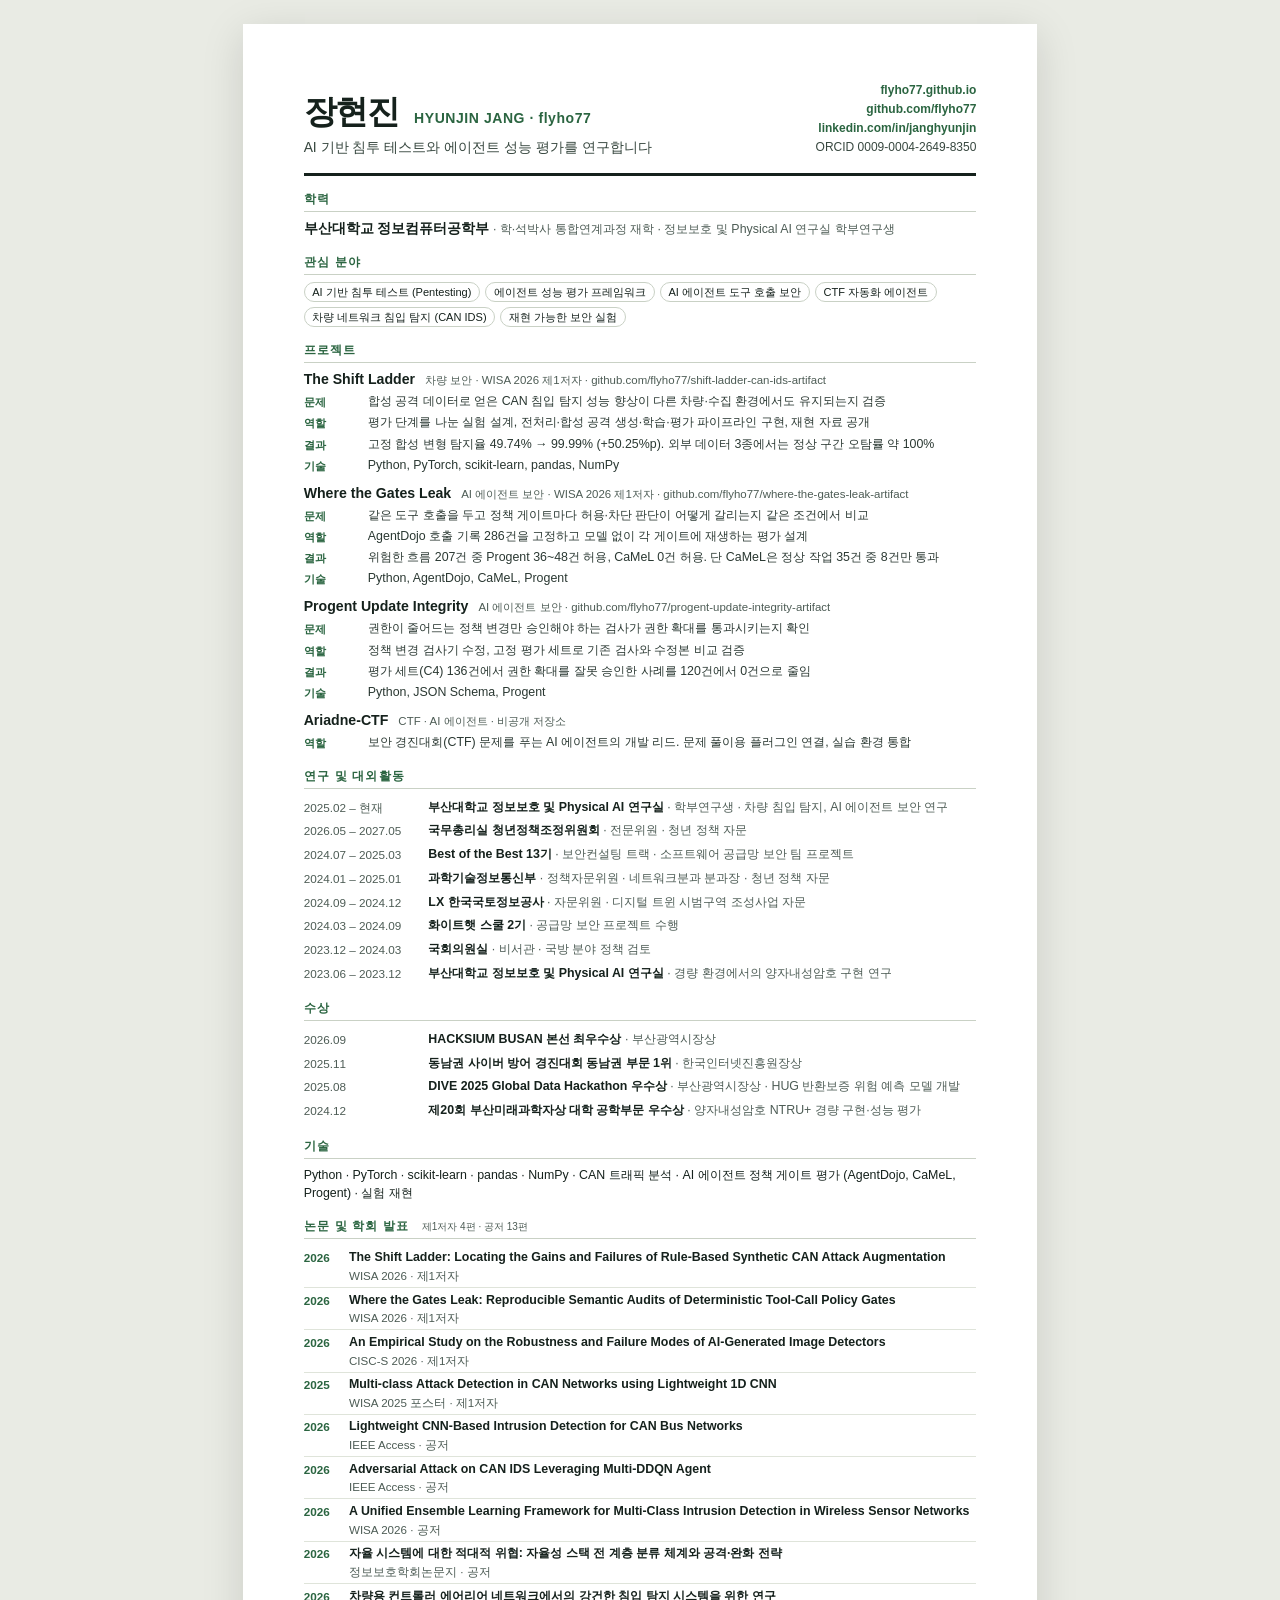
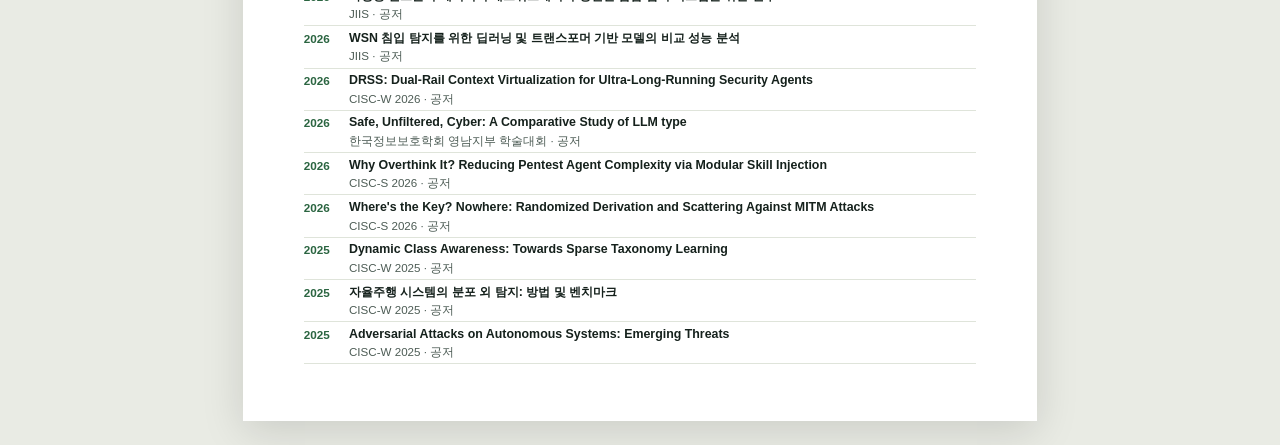
<file: resume.html>
<!doctype html>
<html lang="ko">
<head>
  <meta charset="utf-8">
  <meta name="viewport" content="width=device-width, initial-scale=1">
  <meta name="robots" content="noindex">
  <title>장현진 이력서</title>
  <!-- resume.pdf의 원본. 이 파일을 고친 뒤 브라우저에서 PDF로 인쇄(A4, 머리글·바닥글 끔)하면 resume.pdf가 된다. -->
  <style>
    @page { size: A4; margin: 12mm 16mm 11mm; }
    * { box-sizing: border-box; }
    html { -webkit-print-color-adjust: exact; print-color-adjust: exact; }
    body { margin: 0; color: #15211c; font: 9.3pt/1.5 'Malgun Gothic', 'Apple SD Gothic Neo', 'Noto Sans KR', sans-serif; word-break: keep-all; }
    p, h1, h2, h3, ul, dl, dd { margin: 0; }
    ul { padding: 0; list-style: none; }
    a { color: inherit; text-decoration: none; }
    .page { max-width: 178mm; margin-inline: auto; }
    @media screen { body { background: #e9ebe4; } .page { margin: 24px auto; padding: 15mm 16mm; background: #fff; box-shadow: 0 10px 40px #0002; max-width: 210mm; } }

    header { display: grid; grid-template-columns: 1fr auto; gap: 8mm; align-items: end; padding-bottom: 4mm; border-bottom: 2.4pt solid #15211c; }
    h1 { font-size: 25pt; line-height: 1.15; letter-spacing: -.04em; }
    h1 span { margin-left: 2mm; font-size: 10.5pt; font-weight: 700; letter-spacing: .04em; color: #2b6541; }
    .tagline { margin-top: 1.4mm; font-size: 10.4pt; color: #37473f; }
    .contact { text-align: right; font-size: 9pt; line-height: 1.6; color: #37473f; }
    .contact a { color: #2b6541; font-weight: 700; }

    section { margin-top: 3.7mm; }
    h2 { margin-bottom: 1.8mm; padding-bottom: .8mm; border-bottom: .6pt solid #c9d1c5; font-size: 9pt; letter-spacing: .1em; color: #2b6541; }
    .chips { display: flex; flex-wrap: wrap; gap: 1.4mm; }
    .chips li { padding: .2mm 2mm; border: .6pt solid #c9d1c5; border-radius: 99px; font-size: 8.3pt; }
    .edu strong { font-size: 10.4pt; }
    .edu span { color: #4d5c55; }

    .project { break-inside: avoid; }
    .project + .project { margin-top: 2.1mm; }
    .project h3 { font-size: 10.6pt; line-height: 1.4; }
    .project h3 small { margin-left: 1.6mm; font-size: 8.6pt; font-weight: 400; color: #4d5c55; }
    .project dl { display: grid; grid-template-columns: 15mm 1fr; gap: .3mm 2mm; margin-top: .6mm; }
    .project dt { font-size: 8.6pt; font-weight: 700; color: #2b6541; line-height: 1.75; }
    .project dd { color: #2a3832; }

    .rows li { display: grid; grid-template-columns: 31mm 1fr; gap: 2mm; padding-block: .5mm; break-inside: avoid; }
    .rows time, .rows .when { font-size: 8.8pt; color: #4d5c55; font-variant-numeric: tabular-nums; line-height: 1.7; }
    .rows b { font-weight: 700; }
    .rows span.what { color: #4d5c55; }

    .break { break-before: page; }
    .papers li { display: grid; grid-template-columns: 10mm 1fr; gap: 2mm; padding-block: .7mm; border-bottom: .4pt solid #dfe4da; break-inside: avoid; }
    .papers .year { font-size: 8.8pt; color: #2b6541; font-weight: 700; line-height: 1.7; }
    .papers b { font-weight: 700; }
    .papers i { display: block; font-style: normal; font-size: 8.7pt; color: #4d5c55; }
    h2 small { margin-left: 2mm; font-weight: 400; letter-spacing: 0; color: #4d5c55; }
  </style>
</head>
<body>
  <div class="page">
    <header>
      <div>
        <h1>장현진 <span>HYUNJIN JANG · flyho77</span></h1>
        <p class="tagline">AI 기반 침투 테스트와 에이전트 성능 평가를 연구합니다</p>
      </div>
      <p class="contact">
        <a href="https://flyho77.github.io/">flyho77.github.io</a><br>
        <a href="https://github.com/flyho77">github.com/flyho77</a><br>
        <a href="https://www.linkedin.com/in/janghyunjin/">linkedin.com/in/janghyunjin</a><br>
        ORCID 0009-0004-2649-8350
      </p>
    </header>

    <section>
      <h2>학력</h2>
      <p class="edu"><strong>부산대학교 정보컴퓨터공학부</strong> <span>· 학·석박사 통합연계과정 재학 · 정보보호 및 Physical AI 연구실 학부연구생</span></p>
    </section>

    <section>
      <h2>관심 분야</h2>
      <ul class="chips">
        <li>AI 기반 침투 테스트 (Pentesting)</li>
        <li>에이전트 성능 평가 프레임워크</li>
        <li>AI 에이전트 도구 호출 보안</li>
        <li>CTF 자동화 에이전트</li>
        <li>차량 네트워크 침입 탐지 (CAN IDS)</li>
        <li>재현 가능한 보안 실험</li>
      </ul>
    </section>

    <section>
      <h2>프로젝트</h2>
      <div class="project">
        <h3>The Shift Ladder <small>차량 보안 · WISA 2026 제1저자 · github.com/flyho77/shift-ladder-can-ids-artifact</small></h3>
        <dl>
          <dt>문제</dt><dd>합성 공격 데이터로 얻은 CAN 침입 탐지 성능 향상이 다른 차량·수집 환경에서도 유지되는지 검증</dd>
          <dt>역할</dt><dd>평가 단계를 나눈 실험 설계, 전처리·합성 공격 생성·학습·평가 파이프라인 구현, 재현 자료 공개</dd>
          <dt>결과</dt><dd>고정 합성 변형 탐지율 49.74% → 99.99% (+50.25%p). 외부 데이터 3종에서는 정상 구간 오탐률 약 100%</dd>
          <dt>기술</dt><dd>Python, PyTorch, scikit-learn, pandas, NumPy</dd>
        </dl>
      </div>
      <div class="project">
        <h3>Where the Gates Leak <small>AI 에이전트 보안 · WISA 2026 제1저자 · github.com/flyho77/where-the-gates-leak-artifact</small></h3>
        <dl>
          <dt>문제</dt><dd>같은 도구 호출을 두고 정책 게이트마다 허용·차단 판단이 어떻게 갈리는지 같은 조건에서 비교</dd>
          <dt>역할</dt><dd>AgentDojo 호출 기록 286건을 고정하고 모델 없이 각 게이트에 재생하는 평가 설계</dd>
          <dt>결과</dt><dd>위험한 흐름 207건 중 Progent 36~48건 허용, CaMeL 0건 허용. 단 CaMeL은 정상 작업 35건 중 8건만 통과</dd>
          <dt>기술</dt><dd>Python, AgentDojo, CaMeL, Progent</dd>
        </dl>
      </div>
      <div class="project">
        <h3>Progent Update Integrity <small>AI 에이전트 보안 · github.com/flyho77/progent-update-integrity-artifact</small></h3>
        <dl>
          <dt>문제</dt><dd>권한이 줄어드는 정책 변경만 승인해야 하는 검사가 권한 확대를 통과시키는지 확인</dd>
          <dt>역할</dt><dd>정책 변경 검사기 수정, 고정 평가 세트로 기존 검사와 수정본 비교 검증</dd>
          <dt>결과</dt><dd>평가 세트(C4) 136건에서 권한 확대를 잘못 승인한 사례를 120건에서 0건으로 줄임</dd>
          <dt>기술</dt><dd>Python, JSON Schema, Progent</dd>
        </dl>
      </div>
      <div class="project">
        <h3>Ariadne-CTF <small>CTF · AI 에이전트 · 비공개 저장소</small></h3>
        <dl>
          <dt>역할</dt><dd>보안 경진대회(CTF) 문제를 푸는 AI 에이전트의 개발 리드. 문제 풀이용 플러그인 연결, 실습 환경 통합</dd>
        </dl>
      </div>
    </section>

    <section>
      <h2>연구 및 대외활동</h2>
      <ul class="rows">
        <li><span class="when">2025.02 – 현재</span><p><b>부산대학교 정보보호 및 Physical AI 연구실</b> <span class="what">· 학부연구생 · 차량 침입 탐지, AI 에이전트 보안 연구</span></p></li>
        <li><span class="when">2026.05 – 2027.05</span><p><b>국무총리실 청년정책조정위원회</b> <span class="what">· 전문위원 · 청년 정책 자문</span></p></li>
        <li><span class="when">2024.07 – 2025.03</span><p><b>Best of the Best 13기</b> <span class="what">· 보안컨설팅 트랙 · 소프트웨어 공급망 보안 팀 프로젝트</span></p></li>
        <li><span class="when">2024.01 – 2025.01</span><p><b>과학기술정보통신부</b> <span class="what">· 정책자문위원 · 네트워크분과 분과장 · 청년 정책 자문</span></p></li>
        <li><span class="when">2024.09 – 2024.12</span><p><b>LX 한국국토정보공사</b> <span class="what">· 자문위원 · 디지털 트윈 시범구역 조성사업 자문</span></p></li>
        <li><span class="when">2024.03 – 2024.09</span><p><b>화이트햇 스쿨 2기</b> <span class="what">· 공급망 보안 프로젝트 수행</span></p></li>
        <li><span class="when">2023.12 – 2024.03</span><p><b>국회의원실</b> <span class="what">· 비서관 · 국방 분야 정책 검토</span></p></li>
        <li><span class="when">2023.06 – 2023.12</span><p><b>부산대학교 정보보호 및 Physical AI 연구실</b> <span class="what">· 경량 환경에서의 양자내성암호 구현 연구</span></p></li>
      </ul>
    </section>

    <section class="break">
      <h2>수상</h2>
      <ul class="rows">
        <li><span class="when">2026.09</span><p><b>HACKSIUM BUSAN 본선 최우수상</b> <span class="what">· 부산광역시장상</span></p></li>
        <li><span class="when">2025.11</span><p><b>동남권 사이버 방어 경진대회 동남권 부문 1위</b> <span class="what">· 한국인터넷진흥원장상</span></p></li>
        <li><span class="when">2025.08</span><p><b>DIVE 2025 Global Data Hackathon 우수상</b> <span class="what">· 부산광역시장상 · HUG 반환보증 위험 예측 모델 개발</span></p></li>
        <li><span class="when">2024.12</span><p><b>제20회 부산미래과학자상 대학 공학부문 우수상</b> <span class="what">· 양자내성암호 NTRU+ 경량 구현·성능 평가</span></p></li>
      </ul>
    </section>


    <section>
      <h2>기술</h2>
      <p>Python · PyTorch · scikit-learn · pandas · NumPy · CAN 트래픽 분석 · AI 에이전트 정책 게이트 평가 (AgentDojo, CaMeL, Progent) · 실험 재현</p>
    </section>

    <section>
      <h2>논문 및 학회 발표 <small>제1저자 4편 · 공저 13편</small></h2>
      <ul class="papers">
        <li><span class="year">2026</span><p><b>The Shift Ladder: Locating the Gains and Failures of Rule-Based Synthetic CAN Attack Augmentation</b><i>WISA 2026 · 제1저자</i></p></li>
        <li><span class="year">2026</span><p><b>Where the Gates Leak: Reproducible Semantic Audits of Deterministic Tool-Call Policy Gates</b><i>WISA 2026 · 제1저자</i></p></li>
        <li><span class="year">2026</span><p><b>An Empirical Study on the Robustness and Failure Modes of AI-Generated Image Detectors</b><i>CISC-S 2026 · 제1저자</i></p></li>
        <li><span class="year">2025</span><p><b>Multi-class Attack Detection in CAN Networks using Lightweight 1D CNN</b><i>WISA 2025 포스터 · 제1저자</i></p></li>
        <li><span class="year">2026</span><p><b>Lightweight CNN-Based Intrusion Detection for CAN Bus Networks</b><i>IEEE Access · 공저</i></p></li>
        <li><span class="year">2026</span><p><b>Adversarial Attack on CAN IDS Leveraging Multi-DDQN Agent</b><i>IEEE Access · 공저</i></p></li>
        <li><span class="year">2026</span><p><b>A Unified Ensemble Learning Framework for Multi-Class Intrusion Detection in Wireless Sensor Networks</b><i>WISA 2026 · 공저</i></p></li>
        <li><span class="year">2026</span><p><b>자율 시스템에 대한 적대적 위협: 자율성 스택 전 계층 분류 체계와 공격·완화 전략</b><i>정보보호학회논문지 · 공저</i></p></li>
        <li><span class="year">2026</span><p><b>차량용 컨트롤러 에어리어 네트워크에서의 강건한 침입 탐지 시스템을 위한 연구</b><i>JIIS · 공저</i></p></li>
        <li><span class="year">2026</span><p><b>WSN 침입 탐지를 위한 딥러닝 및 트랜스포머 기반 모델의 비교 성능 분석</b><i>JIIS · 공저</i></p></li>
        <li><span class="year">2026</span><p><b>DRSS: Dual-Rail Context Virtualization for Ultra-Long-Running Security Agents</b><i>CISC-W 2026 · 공저</i></p></li>
        <li><span class="year">2026</span><p><b>Safe, Unfiltered, Cyber: A Comparative Study of LLM type</b><i>한국정보보호학회 영남지부 학술대회 · 공저</i></p></li>
        <li><span class="year">2026</span><p><b>Why Overthink It? Reducing Pentest Agent Complexity via Modular Skill Injection</b><i>CISC-S 2026 · 공저</i></p></li>
        <li><span class="year">2026</span><p><b>Where's the Key? Nowhere: Randomized Derivation and Scattering Against MITM Attacks</b><i>CISC-S 2026 · 공저</i></p></li>
        <li><span class="year">2025</span><p><b>Dynamic Class Awareness: Towards Sparse Taxonomy Learning</b><i>CISC-W 2025 · 공저</i></p></li>
        <li><span class="year">2025</span><p><b>자율주행 시스템의 분포 외 탐지: 방법 및 벤치마크</b><i>CISC-W 2025 · 공저</i></p></li>
        <li><span class="year">2025</span><p><b>Adversarial Attacks on Autonomous Systems: Emerging Threats</b><i>CISC-W 2025 · 공저</i></p></li>
      </ul>
    </section>
  </div>
</body>
</html>
</file>
